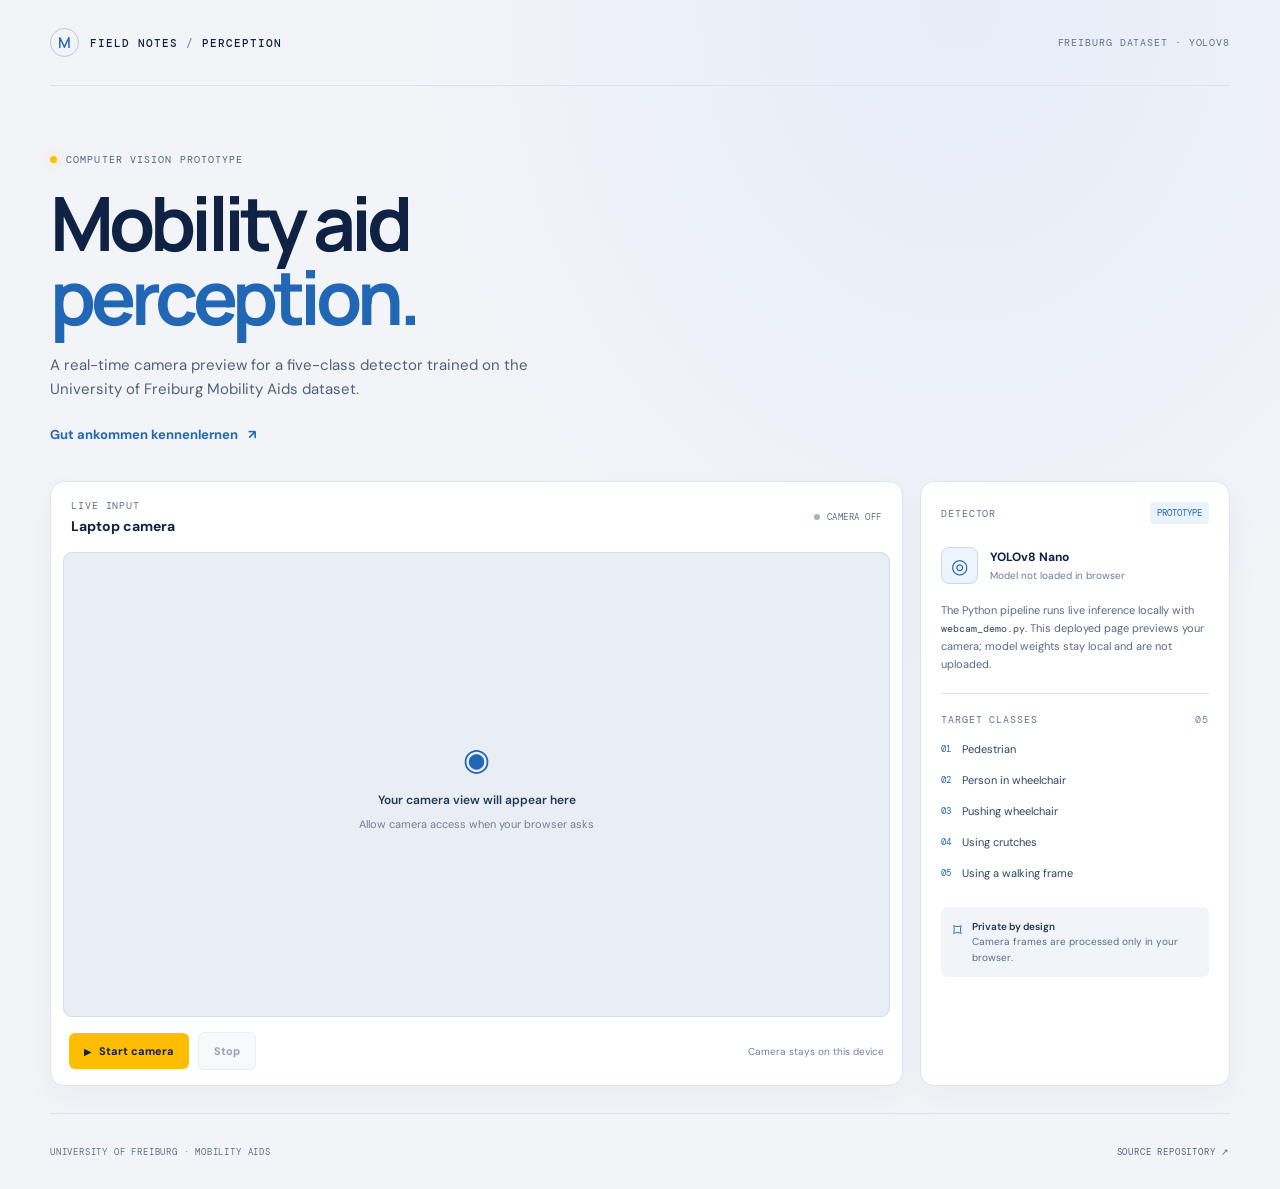
<file: index.html>
<!doctype html>
<html lang="en">
<head>
  <meta charset="utf-8" />
  <meta name="viewport" content="width=device-width, initial-scale=1" />
  <meta name="theme-color" content="#f2f4f8" />
  <title>Mobility Aid Perception</title>
  <link rel="stylesheet" href="/styles.css" />
</head>
<body>
  <main class="shell">
    <header class="topbar"><a class="brand" href="/" aria-label="Mobility Aid Perception home"><span class="brand-mark">M</span><span>FIELD NOTES <i>/</i> PERCEPTION</span></a><span class="version">FREIBURG DATASET · YOLOV8</span></header>
    <section class="intro">
      <div class="eyebrow"><span class="pulse"></span> COMPUTER VISION PROTOTYPE</div>
      <h1>Mobility aid<br /><em>perception.</em></h1>
      <p class="lede">A real-time camera preview for a five-class detector trained on the University of Freiburg Mobility Aids dataset.</p>
      <a class="preregister-cta" href="/preregister">Gut ankommen kennenlernen <span aria-hidden="true">↗</span></a>
    </section>
    <section class="workspace">
      <div class="view-card">
        <div class="view-heading"><div><span class="label">LIVE INPUT</span><span class="view-title">Laptop camera</span></div><span id="live-status" class="status"><b></b> CAMERA OFF</span></div>
        <div class="stage" id="stage"><video id="camera" autoplay playsinline muted></video><div id="empty" class="empty"><div class="camera-icon">◉</div><strong>Your camera view will appear here</strong><span>Allow camera access when your browser asks</span></div><div id="frame-label" class="frame-label">LIVE</div></div>
        <div class="controls"><button id="start" class="button primary"><span>▶</span> Start camera</button><button id="stop" class="button secondary" disabled>Stop</button><span id="hint" class="hint">Camera stays on this device</span></div>
      </div>
      <aside class="side-card">
        <div class="side-title"><span class="label">DETECTOR</span><span class="chip">PROTOTYPE</span></div>
        <div class="model-box"><div class="model-icon">◎</div><div><strong>YOLOv8 Nano</strong><small id="model-state">Model not loaded in browser</small></div></div>
        <p class="note">The Python pipeline runs live inference locally with <code>webcam_demo.py</code>. This deployed page previews your camera; model weights stay local and are not uploaded.</p>
        <div class="divider"></div><span class="label class-label">TARGET CLASSES <small>05</small></span>
        <ol class="classes"><li><span>01</span>Pedestrian</li><li><span>02</span>Person in wheelchair</li><li><span>03</span>Pushing wheelchair</li><li><span>04</span>Using crutches</li><li><span>05</span>Using a walking frame</li></ol>
        <div class="privacy"><span>⌑</span><p><strong>Private by design</strong><br />Camera frames are processed only in your browser.</p></div>
      </aside>
    </section>
    <footer><span>UNIVERSITY OF FREIBURG · MOBILITY AIDS</span><a href="https://github.com/MarcZem/Gut-ankommen">SOURCE REPOSITORY ↗</a></footer>
  </main>
  <script src="/app.js"></script>
</body>
</html>
</file>
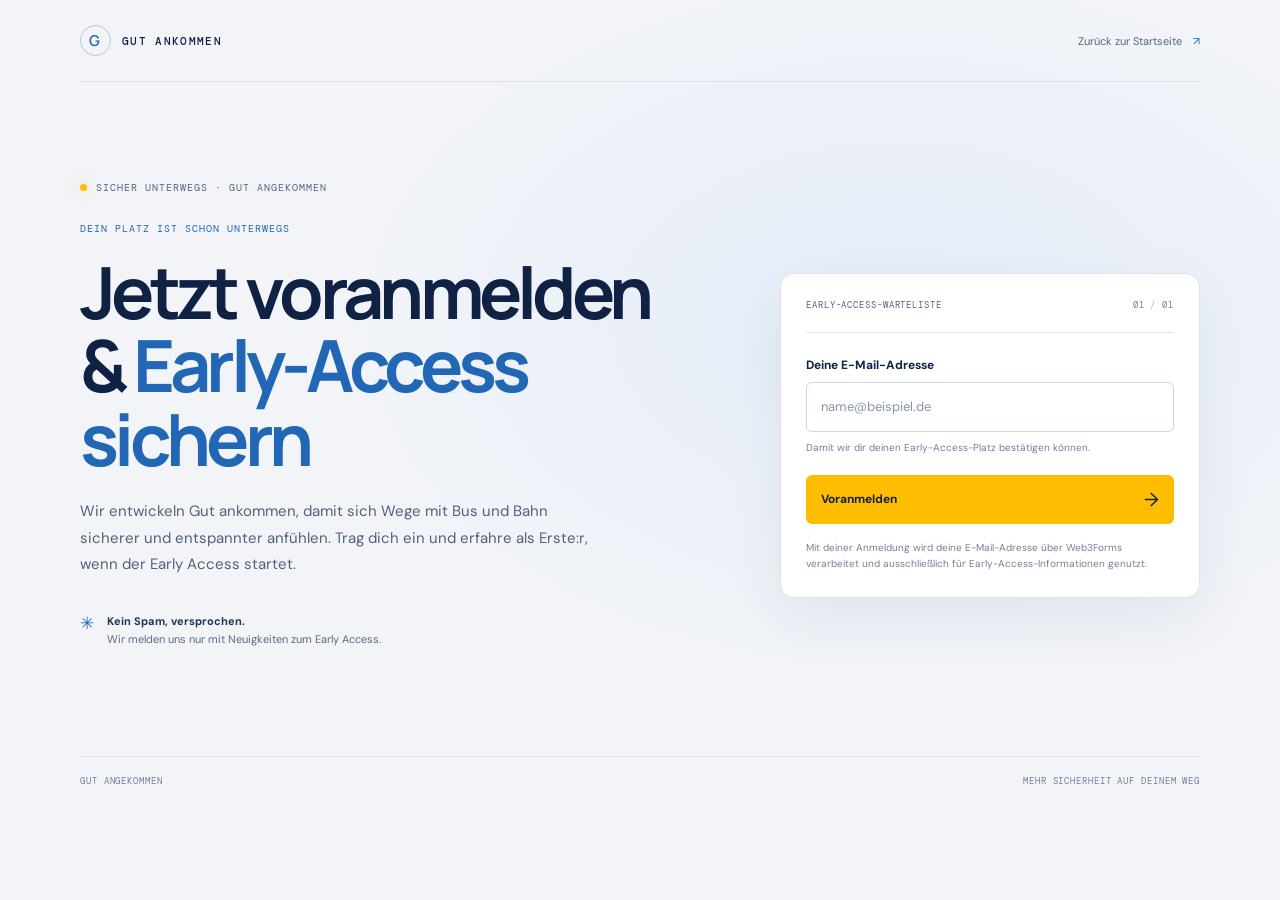
<file: preregister.html>
<!doctype html>
<html lang="de">
<head>
  <meta charset="utf-8" />
  <meta name="viewport" content="width=device-width, initial-scale=1" />
  <meta name="theme-color" content="#f2f4f8" />
  <meta name="description" content="Melde dich für den Early Access von Gut ankommen an." />
  <title>Voranmelden · Gut ankommen</title>
  <link rel="stylesheet" href="/preregister.css" />
</head>
<body>
  <main class="page-shell">
    <header class="topbar">
      <a class="brand" href="/" aria-label="Zur Startseite Gut ankommen"><span class="brand-mark">G</span><span>GUT ANKOMMEN</span></a>
      <a class="back-link" href="/">Zurück zur Startseite <span aria-hidden="true">↗</span></a>
    </header>

    <section class="signup" aria-labelledby="signup-heading">
      <div class="eyebrow"><span class="pulse"></span> SICHER UNTERWEGS · GUT ANGEKOMMEN</div>
      <div class="signup-grid">
        <div class="intro-copy">
          <p class="overline">DEIN PLATZ IST SCHON UNTERWEGS</p>
          <h1 id="signup-heading">Jetzt voranmelden &amp; <em>Early-Access sichern</em></h1>
          <p class="lede">Wir entwickeln Gut ankommen, damit sich Wege mit Bus und Bahn sicherer und entspannter anfühlen. Trag dich ein und erfahre als Erste:r, wenn der Early Access startet.</p>
          <div class="promise"><span aria-hidden="true">✳</span><p><strong>Kein Spam, versprochen.</strong><br />Wir melden uns nur mit Neuigkeiten zum Early Access.</p></div>
        </div>

        <div class="form-card">
          <div class="form-card-head"><span class="label">EARLY-ACCESS-WARTELISTE</span><span class="step">01 <i>/</i> 01</span></div>
          <form id="preregister-form" novalidate>
            <label for="email">Deine E-Mail-Adresse</label>
            <input id="email" name="email" type="email" autocomplete="email" placeholder="name@beispiel.de" required aria-describedby="email-help form-status" />
            <small id="email-help" class="field-help">Damit wir dir deinen Early-Access-Platz bestätigen können.</small>
            <input type="checkbox" name="botcheck" class="botcheck" tabindex="-1" autocomplete="off" aria-hidden="true" />
            <button id="submit-button" type="submit"><span class="button-copy">Voranmelden</span><span class="button-arrow" aria-hidden="true">→</span></button>
            <p id="form-status" class="form-status" role="status" aria-live="polite"></p>
          </form>
          <p class="privacy-note">Mit deiner Anmeldung wird deine E-Mail-Adresse über Web3Forms verarbeitet und ausschließlich für Early-Access-Informationen genutzt.</p>
        </div>
      </div>
      <div class="bottom-note"><span>GUT ANGEKOMMEN</span><span>MEHR SICHERHEIT AUF DEINEM WEG</span></div>
    </section>
  </main>
  <script src="/preregister.js"></script>
</body>
</html>
</file>
<file: styles.css>
@import url('https://fonts.googleapis.com/css2?family=DM+Mono:wght@400;500&family=DM+Sans:wght@400;500;600;700&family=Manrope:wght@400;500;600;700;800&display=swap');
:root{color-scheme:light;--bg:#f2f4f8;--panel:#fff;--line:#dce3ed;--muted:#617089;--text:#102244;--blue:#2167b5;--yellow:#ffbd00;--sans:'DM Sans',sans-serif;--display:Manrope,sans-serif;--mono:'DM Mono',monospace}
*{box-sizing:border-box}body{margin:0;background:var(--bg);color:var(--text);font-family:var(--sans);min-height:100vh;background-image:radial-gradient(ellipse at 75% 0%,#e6edf7 0,transparent 42%)}.shell{width:min(1180px,calc(100% - 56px));margin:auto}.topbar{height:86px;display:flex;justify-content:space-between;align-items:center;border-bottom:1px solid var(--line)}.brand{display:flex;align-items:center;gap:11px;text-decoration:none;color:var(--text);font:500 11px var(--mono);letter-spacing:.09em}.brand i{color:#8290a4;font-style:normal}.brand-mark{display:grid;place-items:center;width:29px;height:29px;border:1px solid #b8c7da;border-radius:50%;color:var(--blue);font:600 15px var(--display)}.version,.label,footer{font:10px var(--mono);letter-spacing:.09em;color:var(--muted)}.intro{padding:67px 0 37px;max-width:660px}.eyebrow{font:10px var(--mono);letter-spacing:.11em;color:#526581;display:flex;align-items:center;gap:9px}.pulse{width:7px;height:7px;background:var(--yellow);border-radius:50%;box-shadow:0 0 13px #ffbd0080}h1{font:700 clamp(48px,7vw,75px)/.99 var(--display);letter-spacing:-.065em;margin:20px 0 18px}h1 em{font-style:normal;color:var(--blue)}.lede{color:#52617a;font-size:15px;line-height:1.65;max-width:480px;margin:0}.workspace{display:grid;grid-template-columns:minmax(0,1fr) 310px;gap:17px;align-items:stretch}.view-card,.side-card{background:var(--panel);border:1px solid var(--line);border-radius:14px;overflow:hidden;box-shadow:0 12px 32px #132c4b0a}.view-heading{height:70px;display:flex;align-items:center;justify-content:space-between;padding:0 20px}.view-heading>div{display:flex;flex-direction:column;gap:5px}.view-title{font-size:14px;font-weight:700}.status{font:9px var(--mono);letter-spacing:.06em;color:#617089;display:flex;align-items:center;gap:7px}.status b{width:6px;height:6px;border-radius:50%;background:#a7b2c1}.status.on{color:var(--blue)}.status.on b{background:var(--blue);box-shadow:0 0 10px #2167b550}.stage{position:relative;margin:0 12px;aspect-ratio:16/9;min-height:240px;background:#e9eef5;border:1px solid #d3dce8;border-radius:9px;overflow:hidden;display:grid;place-items:center}.stage video{width:100%;height:100%;object-fit:cover;display:none;transform:scaleX(-1)}.empty{display:flex;align-items:center;flex-direction:column;gap:9px;color:#718098;text-align:center}.empty strong{font-size:12px;color:#243956;font-weight:600}.empty span{font-size:11px}.camera-icon{font-size:31px;color:var(--blue);margin-bottom:3px}.frame-label{position:absolute;top:13px;left:13px;padding:5px 7px;background:#102244d9;color:#fff;font:9px var(--mono);letter-spacing:.1em;border-radius:4px;display:none}.controls{min-height:68px;padding:0 18px;display:flex;align-items:center;gap:9px}.button{border:0;border-radius:6px;padding:11px 15px;font:700 11px var(--sans);cursor:pointer;transition:.15s}.primary{background:var(--yellow);color:#102244}.primary:hover{background:#ffd04a}.primary span{font-size:9px;margin-right:5px}.secondary{background:#f1f4f8;color:#344966;border:1px solid #d5deea}.secondary:hover{background:#e7edf5}.button:disabled{opacity:.5;cursor:default}.hint{margin-left:auto;color:#718098;font-size:10px}.side-card{padding:20px}.side-title{display:flex;justify-content:space-between;align-items:center}.chip{font:9px var(--mono);color:var(--blue);background:#eaf2fc;padding:5px 7px;border-radius:4px}.model-box{display:flex;align-items:center;gap:12px;margin:23px 0 17px}.model-icon{width:37px;height:37px;border:1px solid #c9d9ed;background:#edf4fc;border-radius:8px;display:grid;place-items:center;color:var(--blue);font-size:20px}.model-box strong,.model-box small{display:block}.model-box strong{font-size:12px;font-weight:700}.model-box small{margin-top:4px;color:#6b7a90;font-size:10px}.note{font-size:11px;line-height:1.65;color:#596a82;margin:0}.note code{font:10px var(--mono);color:#344966}.divider{height:1px;background:var(--line);margin:19px 0}.class-label{display:flex;justify-content:space-between}.class-label small{font:10px var(--mono);color:#74839a}.classes{list-style:none;padding:8px 0 0;margin:0}.classes li{height:31px;display:flex;align-items:center;gap:11px;font-size:11px;color:#30435f}.classes li span{font:9px var(--mono);color:var(--blue)}.privacy{display:flex;gap:10px;margin-top:18px;padding:12px;background:#f1f5fa;border-radius:6px;color:var(--blue)}.privacy>span{font-size:17px}.privacy p{margin:0;color:#5a6c83;font-size:10px;line-height:1.55}.privacy strong{color:#203653;font-weight:600}footer{min-height:76px;display:flex;align-items:center;justify-content:space-between;margin-top:27px;border-top:1px solid var(--line);font-size:9px}footer a{color:#51647f;text-decoration:none}footer a:hover{color:var(--blue)}
@media(max-width:760px){.shell{width:min(100% - 32px,560px)}.topbar{height:68px}.version{font-size:8px}.intro{padding:49px 0 28px}.workspace{grid-template-columns:1fr}.side-card{padding:18px}.stage{min-height:190px}.hint{font-size:9px}.classes{display:grid;grid-template-columns:1fr 1fr}.classes li{font-size:10px}footer{font-size:8px}}
.preregister-cta{display:inline-flex;align-items:center;gap:10px;margin-top:24px;color:var(--blue);font-size:13px;font-weight:700;text-decoration:none}.preregister-cta span{transition:transform .18s ease}.preregister-cta:hover span{transform:translate(3px,-3px)}
</file>
<file: preregister.css>
@import url('https://fonts.googleapis.com/css2?family=DM+Mono:wght@400;500&family=DM+Sans:wght@400;500;600;700&family=Manrope:wght@400;500;600;700;800&display=swap');
:root{color-scheme:light;--bg:#f2f4f8;--panel:#fff;--line:#dce3ed;--muted:#617089;--text:#102244;--blue:#2167b5;--yellow:#ffbd00;--sans:'DM Sans',sans-serif;--display:Manrope,sans-serif;--mono:'DM Mono',monospace}
*{box-sizing:border-box}body{margin:0;min-height:100vh;color:var(--text);font-family:var(--sans);background:radial-gradient(ellipse at 70% 36%,#e5edf8 0,transparent 45%),var(--bg)}a{color:inherit}.page-shell{width:min(1120px,calc(100% - 56px));margin:auto}.topbar{height:82px;display:flex;align-items:center;justify-content:space-between;border-bottom:1px solid var(--line)}.brand{display:flex;align-items:center;gap:11px;text-decoration:none;font:500 11px var(--mono);letter-spacing:.12em}.brand-mark{width:31px;height:31px;border:1px solid #b8c7da;border-radius:50%;display:grid;place-items:center;color:var(--blue);font:600 15px var(--display)}.back-link{font-size:11px;text-decoration:none;color:#526581}.back-link span{padding-left:8px;color:var(--blue)}.signup{padding:clamp(65px,11vh,120px) 0 26px}.eyebrow,.overline,.label,.step,.bottom-note{font:10px var(--mono);letter-spacing:.1em;color:#526581}.eyebrow{display:flex;align-items:center;gap:9px}.pulse{width:7px;height:7px;border-radius:50%;background:var(--yellow);box-shadow:0 0 14px #ffbd0080}.signup-grid{display:grid;grid-template-columns:minmax(0,1fr) minmax(320px,420px);gap:clamp(44px,8vw,108px);align-items:center;margin-top:28px}.intro-copy{max-width:590px}.overline{color:var(--blue);margin:0 0 20px}h1{font:700 clamp(42px,6.2vw,72px)/1.02 var(--display);letter-spacing:-.065em;margin:0}h1 em{font-style:normal;color:var(--blue)}.lede{max-width:520px;color:#52617a;font-size:15px;line-height:1.75;margin:23px 0 0}.promise{display:flex;align-items:flex-start;gap:13px;margin-top:35px;color:var(--blue)}.promise>span{font-size:17px}.promise p{margin:0;color:#596a82;font-size:11px;line-height:1.65}.promise strong{color:#203653;font-weight:700}.form-card{padding:25px;background:var(--panel);border:1px solid var(--line);border-radius:14px;box-shadow:0 20px 60px #17365a12}.form-card-head{display:flex;align-items:center;justify-content:space-between;padding-bottom:21px;border-bottom:1px solid var(--line)}.label{font-size:9px}.step{font-size:9px;color:#718098}.step i{font-style:normal;color:#b1bdcb}form{padding-top:24px}label{display:block;font-size:12px;font-weight:700;margin-bottom:9px}input[type=email]{width:100%;height:50px;border-radius:6px;border:1px solid #cbd6e4;background:#fff;color:var(--text);padding:0 14px;font:13px var(--sans);outline:none;transition:border-color .2s,box-shadow .2s}input[type=email]::placeholder{color:#8794a7}input[type=email]:focus{border-color:var(--blue);box-shadow:0 0 0 3px #2167b51a}.field-help{display:block;color:#718098;font-size:10px;margin-top:9px}.botcheck{position:absolute;left:-10000px;width:1px;height:1px;overflow:hidden}button{width:100%;height:49px;margin-top:21px;padding:0 15px;border:0;border-radius:6px;display:flex;align-items:center;justify-content:space-between;background:var(--yellow);color:#102244;font:700 12px var(--sans);cursor:pointer;transition:background .18s,transform .18s,opacity .18s}button:hover:not(:disabled){background:#ffd04a;transform:translateY(-1px)}button:disabled{cursor:wait;opacity:.78}.button-arrow{font-size:19px;font-weight:400}.button-copy{display:flex;align-items:center;gap:9px}.spinner{width:13px;height:13px;border:2px solid #10224455;border-top-color:#102244;border-radius:50%;animation:spin .65s linear infinite}@keyframes spin{to{transform:rotate(360deg)}}.form-status{min-height:18px;margin:12px 0 0;font-size:11px;line-height:1.5;color:#b64d39}.form-status.success{color:#176b51}.form-status:empty{margin-top:0;min-height:0}.privacy-note{margin:16px 0 0;color:#718098;font-size:10px;line-height:1.6}.bottom-note{display:flex;justify-content:space-between;border-top:1px solid var(--line);margin-top:clamp(70px,12vh,128px);padding-top:18px;font-size:9px;color:#718098}
@media(max-width:760px){.page-shell{width:calc(100% - 34px)}.topbar{height:68px}.signup{padding:58px 0 22px}.signup-grid{grid-template-columns:1fr;gap:32px;margin-top:27px}.intro-copy{max-width:560px}h1{font-size:clamp(43px,12vw,60px)}.lede{font-size:14px;margin-top:18px}.promise{margin-top:23px}.form-card{padding:20px}.bottom-note{margin-top:48px;font-size:8px}.bottom-note span:last-child{text-align:right}.back-link{font-size:10px}}
@media(prefers-reduced-motion:reduce){*,*::before,*::after{scroll-behavior:auto!important;animation-duration:.01ms!important;transition-duration:.01ms!important}}
</file>
